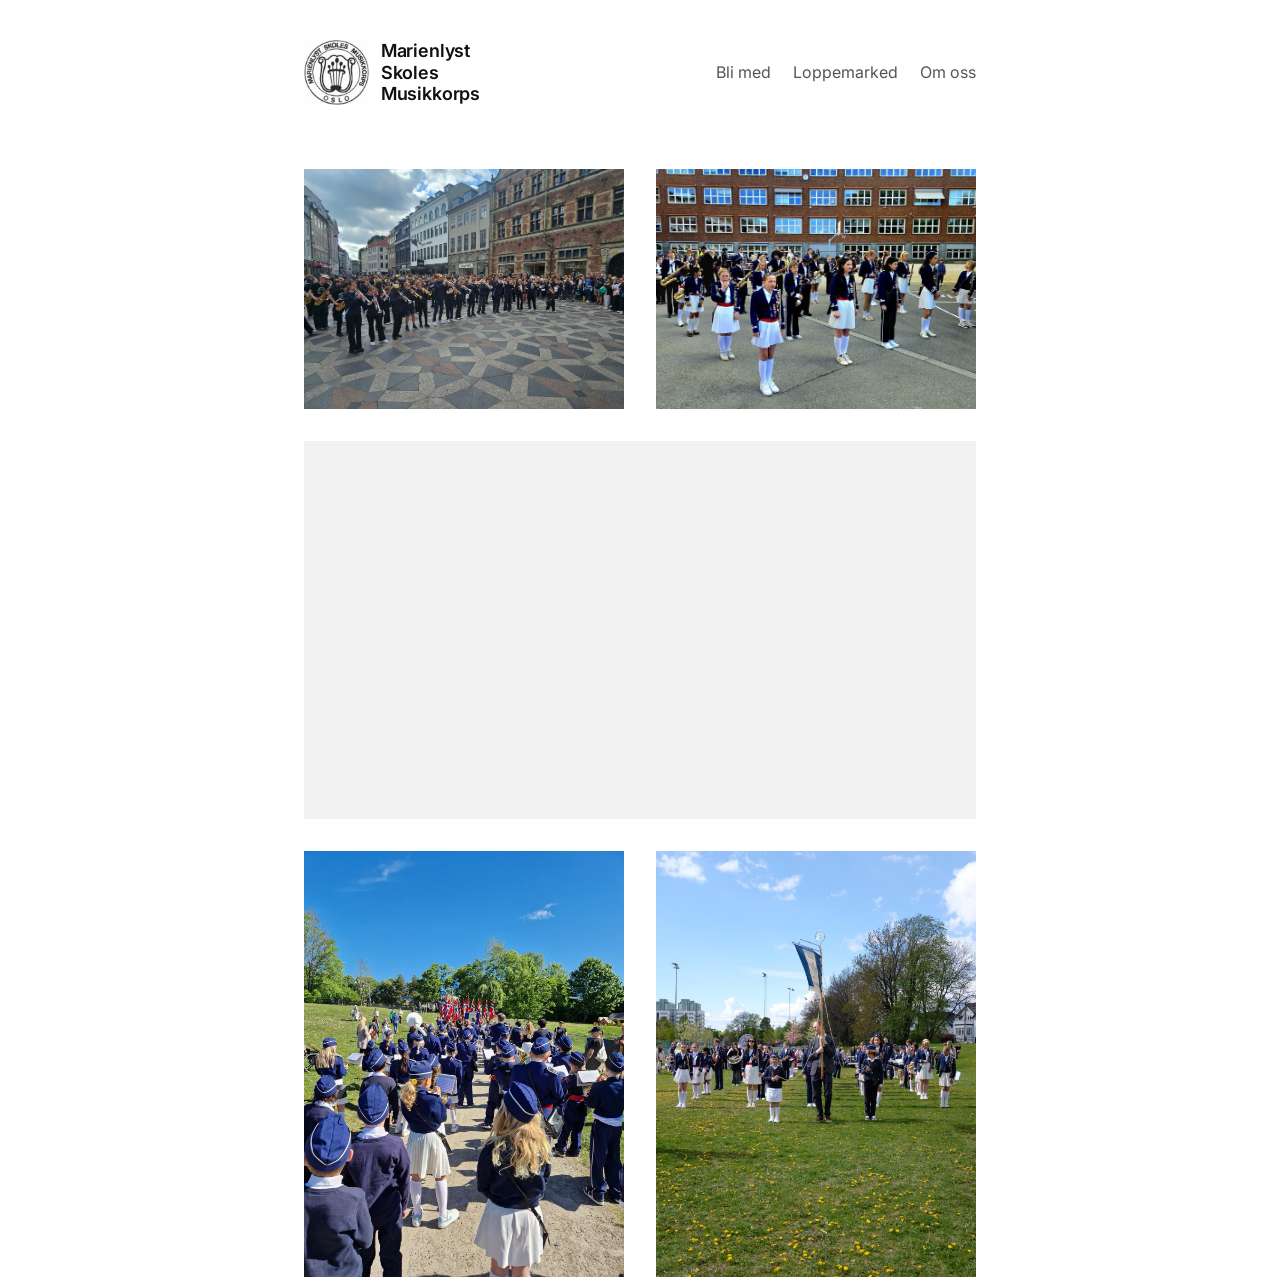
<file: index.html>
<!DOCTYPE html>
<html lang="en">
<head>
  <meta charset="UTF-8" />
  <meta name="viewport" content="width=device-width, initial-scale=1.0" />
  <title>Marienlyst Skoles Musikkorps</title>
  <link rel="preconnect" href="https://fonts.googleapis.com" />
  <link rel="preconnect" href="https://fonts.gstatic.com" crossorigin />
  <link href="https://fonts.googleapis.com/css2?family=Inter:wght@400;500;600&display=swap" rel="stylesheet" />
  <link rel="stylesheet" href="style.css" />
</head>
<body>
  <div class="wrap">
    <header>
      <nav class="nav">
        <a href="index.html" class="logo">
          <img src="assets/main_logo_bw.png" alt="" class="logo-mark" />
          <span class="logo-text">Marienlyst<br />Skoles<br />Musikkorps</span>
        </a>
        <button class="nav-toggle" aria-label="Meny" aria-controls="nav-links" aria-expanded="false">
          <span class="nav-toggle-bar"></span>
          <span class="nav-toggle-bar"></span>
          <span class="nav-toggle-bar"></span>
        </button>
        <div class="nav-links" id="nav-links">
          <a href="bli_med.html">Bli med</a>
          <a href="loppemarked.html">Loppemarked</a>
          <a href="om_oss.html">Om oss</a>
        </div>
      </nav>
    </header>

    <main>
      <div class="gallery">
        <figure class="visual" style="margin:0;">
          <img src="assets/20250625_164010.jpg" alt="Korpstur til København med Urra og Kjelsås 2025" />
          <figcaption class="caption">Korpstur til København med Urra og Kjelsås 2025</figcaption>
        </figure>

        <figure class="visual" style="margin:0;">
          <img src="assets/oppstilling.jpeg" alt="Skolegården 17. mai 2026" />
          <figcaption class="caption">Skolegården 17. mai 2026</figcaption>
        </figure>

        <figure class="visual video" style="margin:0;">
          <iframe
            src="https://www.youtube-nocookie.com/embed/e8KeN7Cq8y0"
            title="Marienlyst Skoles Musikkorps"
            allow="accelerometer; autoplay; clipboard-write; encrypted-media; gyroscope; picture-in-picture; web-share"
            referrerpolicy="strict-origin-when-cross-origin"
            loading="lazy"
            allowfullscreen
          ></iframe>
        </figure>

        <figure class="visual tall" style="margin:0;">
          <img src="assets/barnetog.jpeg" alt="Barnetog" />
          <figcaption class="caption">Barnetog mai 2026</figcaption>
        </figure>

        <figure class="visual tall" style="margin:0;">
          <img src="assets/barnetog2.jpeg" alt="Oppstilling" />
          <figcaption class="caption">Oppstilling</figcaption>
        </figure>
      </div>
    </main>
  </div>
  <script src="nav.js" defer></script>
</body>
</html>
</file>
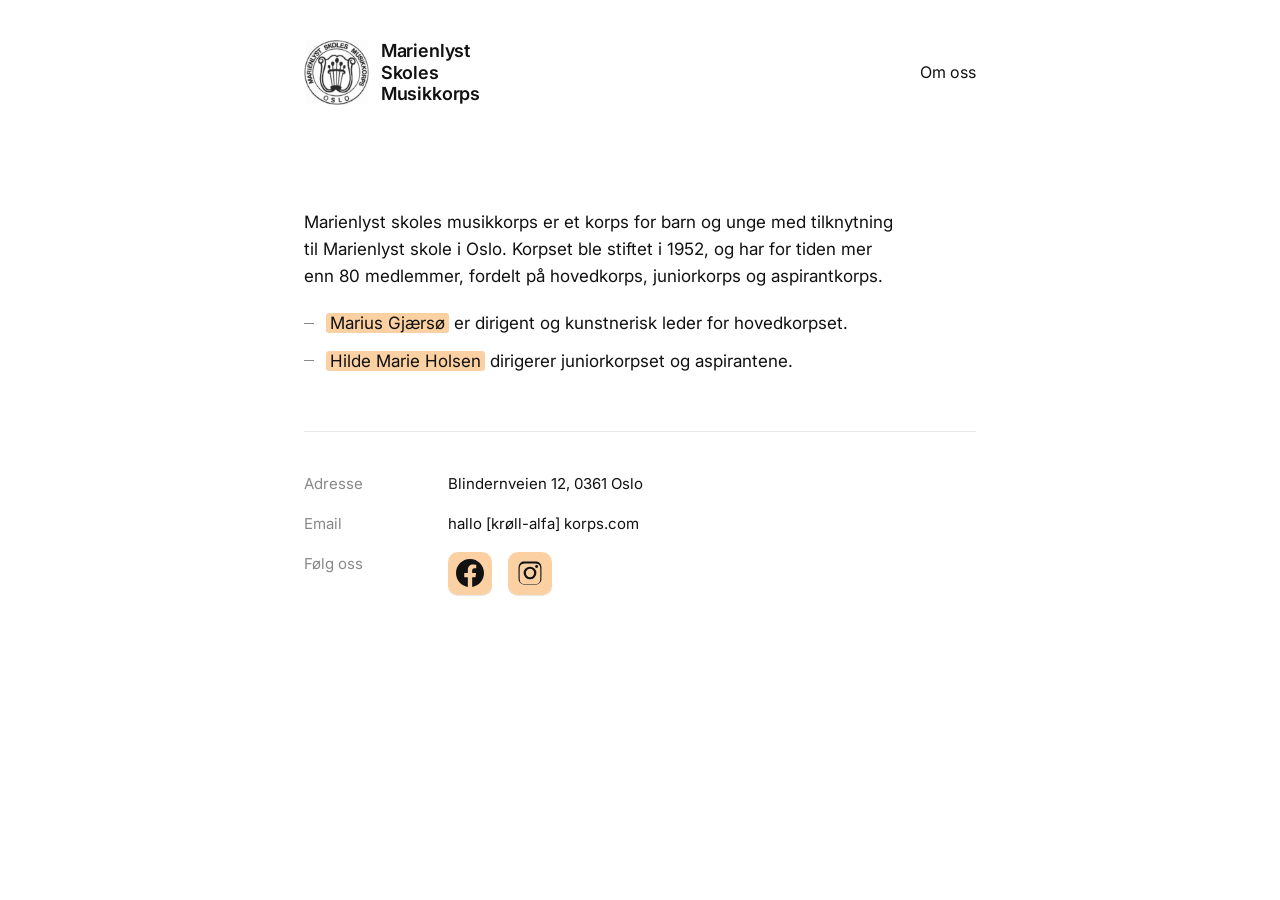
<file: about.html>
<!DOCTYPE html>
<html lang="en">
<head>
  <meta charset="UTF-8" />
  <meta name="viewport" content="width=device-width, initial-scale=1.0" />
  <title>Marienlyst Skoles Musikkorps — Om oss</title>
  <link rel="preconnect" href="https://fonts.googleapis.com" />
  <link rel="preconnect" href="https://fonts.gstatic.com" crossorigin />
  <link href="https://fonts.googleapis.com/css2?family=Inter:wght@400;500;600&display=swap" rel="stylesheet" />
  <link rel="stylesheet" href="style.css" />
</head>
<body>
  <div class="wrap">
    <header>
      <nav class="nav">
        <a href="index.html" class="logo">
          <img src="assets/main_logo_bw.png" alt="" class="logo-mark" />
          <span class="logo-text">Marienlyst<br />Skoles<br />Musikkorps</span>
        </a>
        <div class="nav-links">
          <a href="about.html" class="active">Om oss</a>
        </div>
      </nav>
    </header>

    <main>
      <div class="bio">
        <p>
          Marienlyst skoles musikkorps er et korps for barn og unge med
          tilknytning til Marienlyst skole i Oslo. Korpset ble stiftet i 1952,
          og har for tiden mer enn 80 medlemmer, fordelt på hovedkorps,
          juniorkorps og aspirantkorps.
        </p>

        <ul class="people">
          <li>
            <a href="https://www.mariusgjerso.com/" target="_blank" rel="noopener">Marius Gjærsø</a>
            er dirigent og kunstnerisk leder for hovedkorpset.
          </li>
          <li>
            <a href="https://www.hildeholsen.com" target="_blank" rel="noopener">Hilde Marie Holsen</a>
            dirigerer juniorkorpset og aspirantene.
          </li>
        </ul>
      </div>

      <section class="details">
        <div class="row">
          <div class="label">Adresse</div>
          <div class="value">Blindernveien 12, 0361 Oslo</div>
        </div>
        <div class="row">
          <div class="label">Email</div>
          <div class="value">hallo [krøll-alfa] korps.com</div>
        </div>
        <div class="row">
          <div class="label">Følg oss</div>
          <div class="value social">
            <a href="https://www.facebook.com/marienlystkorps" target="_blank" rel="noopener" aria-label="Facebook">
              <svg viewBox="0 0 24 24" width="24" height="24" fill="currentColor" aria-hidden="true">
                <path d="M24 12.07C24 5.4 18.63 0 12 0S0 5.4 0 12.07C0 18.1 4.39 23.1 10.13 24v-8.44H7.08v-3.49h3.05V9.41c0-3.02 1.79-4.69 4.53-4.69 1.31 0 2.68.24 2.68.24v2.97h-1.51c-1.49 0-1.96.93-1.96 1.89v2.25h3.33l-.53 3.49h-2.8V24C19.61 23.1 24 18.1 24 12.07Z"/>
              </svg>
            </a>
            <a href="https://www.instagram.com/marienlystskolesmusikkorps/" target="_blank" rel="noopener" aria-label="Instagram">
              <svg viewBox="0 0 24 24" width="24" height="24" fill="currentColor" aria-hidden="true">
                <path d="M12 2.16c3.2 0 3.58.01 4.85.07 1.17.05 1.8.25 2.23.41.56.22.96.48 1.38.9.42.42.68.82.9 1.38.16.42.36 1.06.41 2.23.06 1.27.07 1.65.07 4.85s-.01 3.58-.07 4.85c-.05 1.17-.25 1.8-.41 2.23-.22.56-.48.96-.9 1.38-.42.42-.82.68-1.38.9-.42.16-1.06.36-2.23.41-1.27.06-1.65.07-4.85.07s-3.58-.01-4.85-.07c-1.17-.05-1.8-.25-2.23-.41a3.7 3.7 0 0 1-1.38-.9 3.7 3.7 0 0 1-.9-1.38c-.16-.42-.36-1.06-.41-2.23C2.17 15.58 2.16 15.2 2.16 12s.01-3.58.07-4.85c.05-1.17.25-1.8.41-2.23.22-.56.48-.96.9-1.38.42-.42.82-.68 1.38-.9.42-.16 1.06-.36 2.23-.41C8.42 2.17 8.8 2.16 12 2.16Zm0 1.62c-3.15 0-3.52.01-4.76.07-.96.04-1.48.2-1.83.34-.46.18-.79.39-1.13.74-.35.34-.56.67-.74 1.13-.14.35-.3.87-.34 1.83-.06 1.24-.07 1.61-.07 4.76s.01 3.52.07 4.76c.04.96.2 1.48.34 1.83.18.46.39.79.74 1.13.34.35.67.56 1.13.74.35.14.87.3 1.83.34 1.24.06 1.61.07 4.76.07s3.52-.01 4.76-.07c.96-.04 1.48-.2 1.83-.34.46-.18.79-.39 1.13-.74.35-.34.56-.67.74-1.13.14-.35.3-.87.34-1.83.06-1.24.07-1.61.07-4.76s-.01-3.52-.07-4.76c-.04-.96-.2-1.48-.34-1.83a3.05 3.05 0 0 0-.74-1.13 3.05 3.05 0 0 0-1.13-.74c-.35-.14-.87-.3-1.83-.34-1.24-.06-1.61-.07-4.76-.07Zm0 2.76a5.46 5.46 0 1 1 0 10.92 5.46 5.46 0 0 1 0-10.92Zm0 9a3.54 3.54 0 1 0 0-7.08 3.54 3.54 0 0 0 0 7.08Zm6.95-9.22a1.28 1.28 0 1 1-2.55 0 1.28 1.28 0 0 1 2.55 0Z"/>
              </svg>
            </a>
          </div>
        </div>
      </section>
    </main>
  </div>
</body>
</html>
</file>
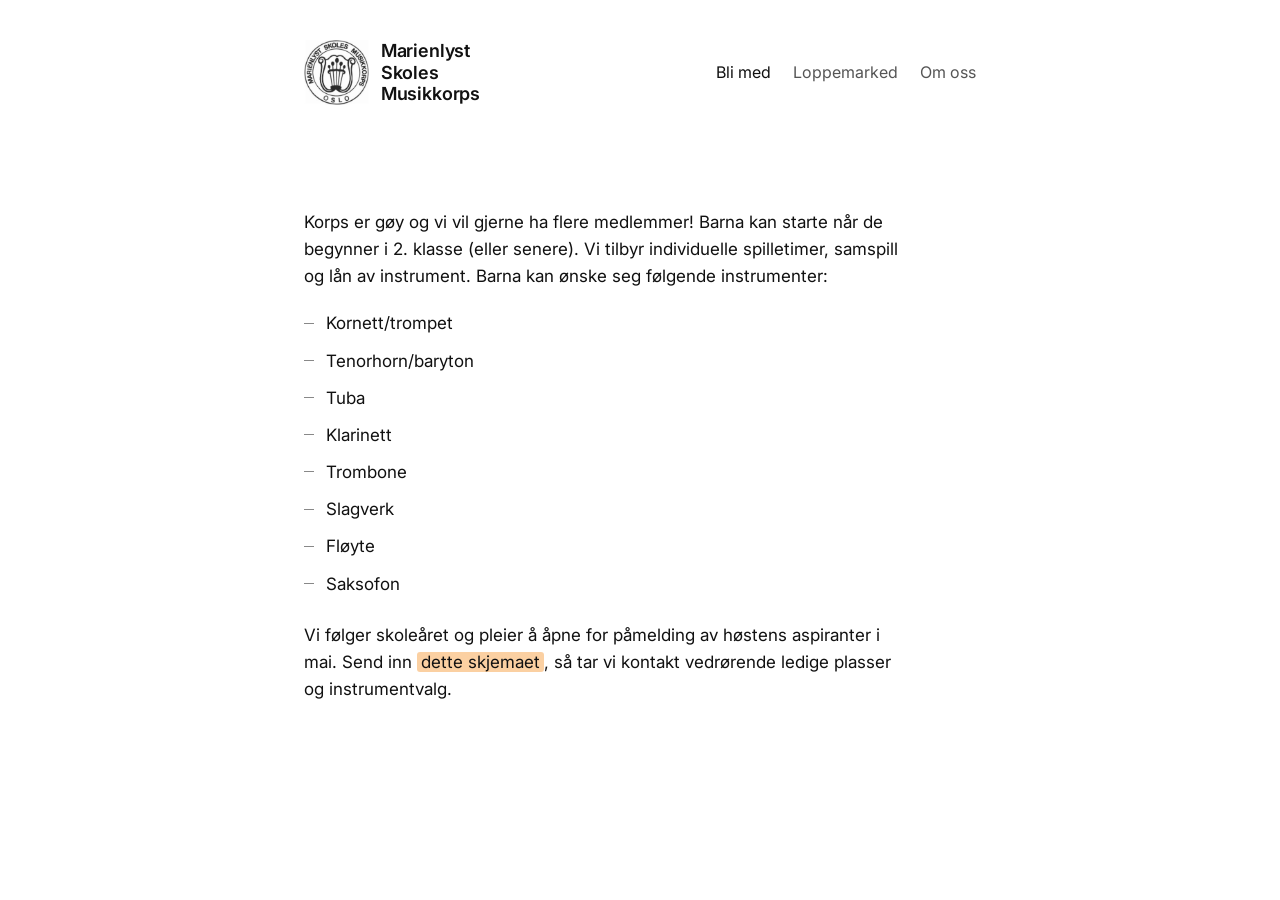
<file: bli_med.html>
<!DOCTYPE html>
<html lang="en">
<head>
  <meta charset="UTF-8" />
  <meta name="viewport" content="width=device-width, initial-scale=1.0" />
  <title>Marienlyst Skoles Musikkorps — Bli med</title>
  <link rel="preconnect" href="https://fonts.googleapis.com" />
  <link rel="preconnect" href="https://fonts.gstatic.com" crossorigin />
  <link href="https://fonts.googleapis.com/css2?family=Inter:wght@400;500;600&display=swap" rel="stylesheet" />
  <link rel="stylesheet" href="style.css" />
</head>
<body>
  <div class="wrap">
    <header>
      <nav class="nav">
        <a href="index.html" class="logo">
          <img src="assets/main_logo_bw.png" alt="" class="logo-mark" />
          <span class="logo-text">Marienlyst<br />Skoles<br />Musikkorps</span>
        </a>
        <button class="nav-toggle" aria-label="Meny" aria-controls="nav-links" aria-expanded="false">
          <span class="nav-toggle-bar"></span>
          <span class="nav-toggle-bar"></span>
          <span class="nav-toggle-bar"></span>
        </button>
        <div class="nav-links" id="nav-links">
          <a href="bli_med.html" class="active">Bli med</a>
          <a href="loppemarked.html">Loppemarked</a>
          <a href="om_oss.html">Om oss</a>
        </div>
      </nav>
    </header>

    <main>
      <div class="bio">
        <p>
          Korps er gøy og vi vil gjerne ha flere medlemmer! Barna kan starte når de
          begynner i 2. klasse (eller senere). Vi tilbyr individuelle spilletimer, samspill og lån av instrument. Barna kan ønske seg følgende instrumenter:
        </p>
        <ul class="instruments">
          <li>Kornett/trompet</li>
          <li>Tenorhorn/baryton</li>
          <li>Tuba</li>
          <li>Klarinett</li>
          <li>Trombone</li>
          <li>Slagverk</li>
          <li>Fløyte</li>
          <li>Saksofon</li>
        </ul>

        <p>
          Vi følger skoleåret og pleier å åpne for påmelding av høstens
          aspiranter i mai. Send inn
          <a href="https://docs.google.com/forms/d/e/1FAIpQLScbMTL47Ea4LDpCvJlKlQqv1aJAB0N_AFIByZk4PnTuXzCKkw/viewform" target="_blank" rel="noopener">dette skjemaet</a>,
          så tar vi kontakt vedrørende ledige plasser og instrumentvalg.
        </p>
      </div>
    </main>
  </div>
  <script src="nav.js" defer></script>
</body>
</html>
</file>
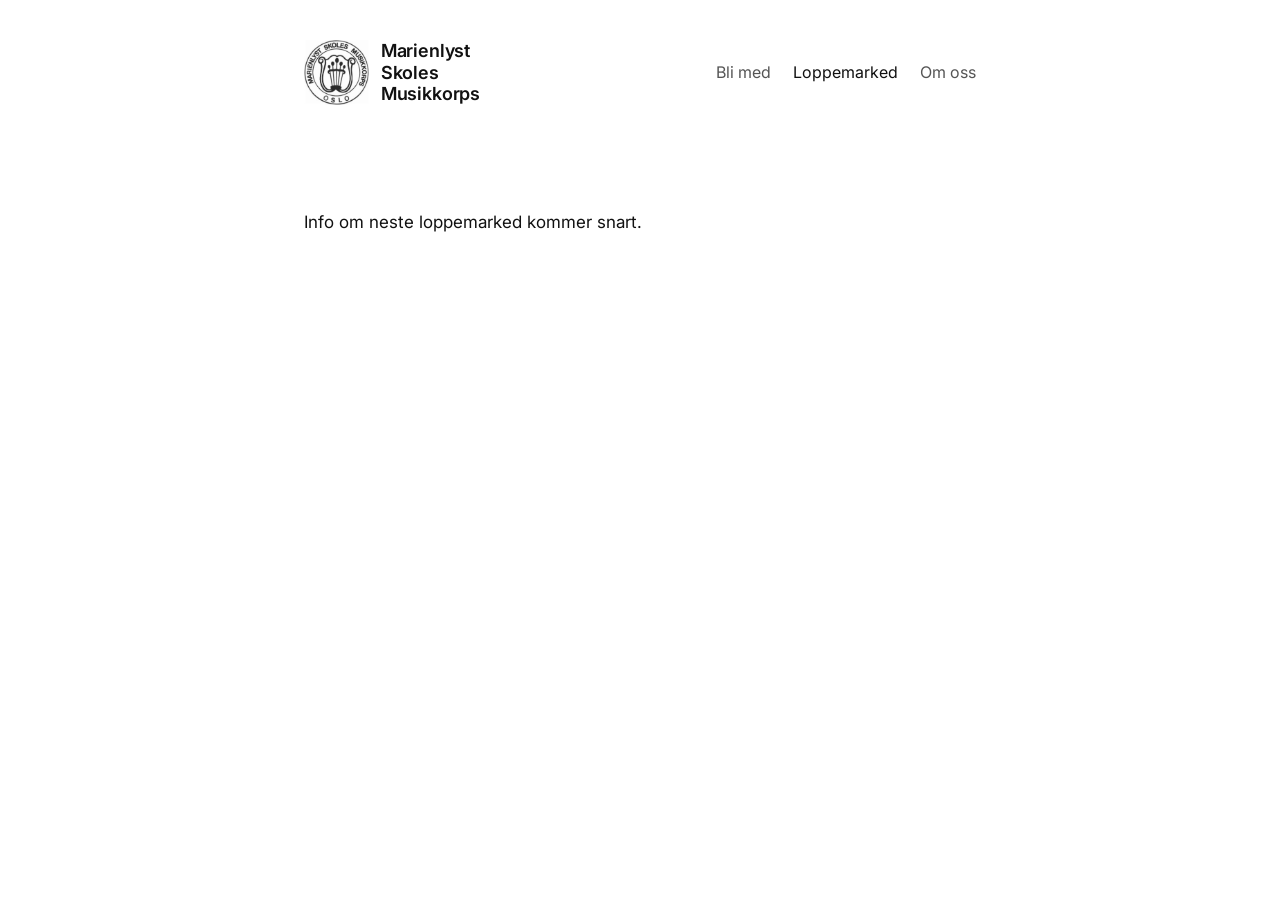
<file: loppemarked.html>
<!DOCTYPE html>
<html lang="en">
<head>
  <meta charset="UTF-8" />
  <meta name="viewport" content="width=device-width, initial-scale=1.0" />
  <title>Marienlyst Skoles Musikkorps — Loppemarked</title>
  <link rel="preconnect" href="https://fonts.googleapis.com" />
  <link rel="preconnect" href="https://fonts.gstatic.com" crossorigin />
  <link href="https://fonts.googleapis.com/css2?family=Inter:wght@400;500;600&display=swap" rel="stylesheet" />
  <link rel="stylesheet" href="style.css" />
</head>
<body>
  <div class="wrap">
    <header>
      <nav class="nav">
        <a href="index.html" class="logo">
          <img src="assets/main_logo_bw.png" alt="" class="logo-mark" />
          <span class="logo-text">Marienlyst<br />Skoles<br />Musikkorps</span>
        </a>
        <button class="nav-toggle" aria-label="Meny" aria-controls="nav-links" aria-expanded="false">
          <span class="nav-toggle-bar"></span>
          <span class="nav-toggle-bar"></span>
          <span class="nav-toggle-bar"></span>
        </button>
        <div class="nav-links" id="nav-links">
          <a href="bli_med.html">Bli med</a>
          <a href="loppemarked.html" class="active">Loppemarked</a>
          <a href="om_oss.html">Om oss</a>
        </div>
      </nav>
    </header>

    <main>
      <div class="bio">
        <p>Info om neste loppemarked kommer snart.</p>
      </div>
    </main>
  </div>
  <script src="nav.js" defer></script>
</body>
</html>
</file>
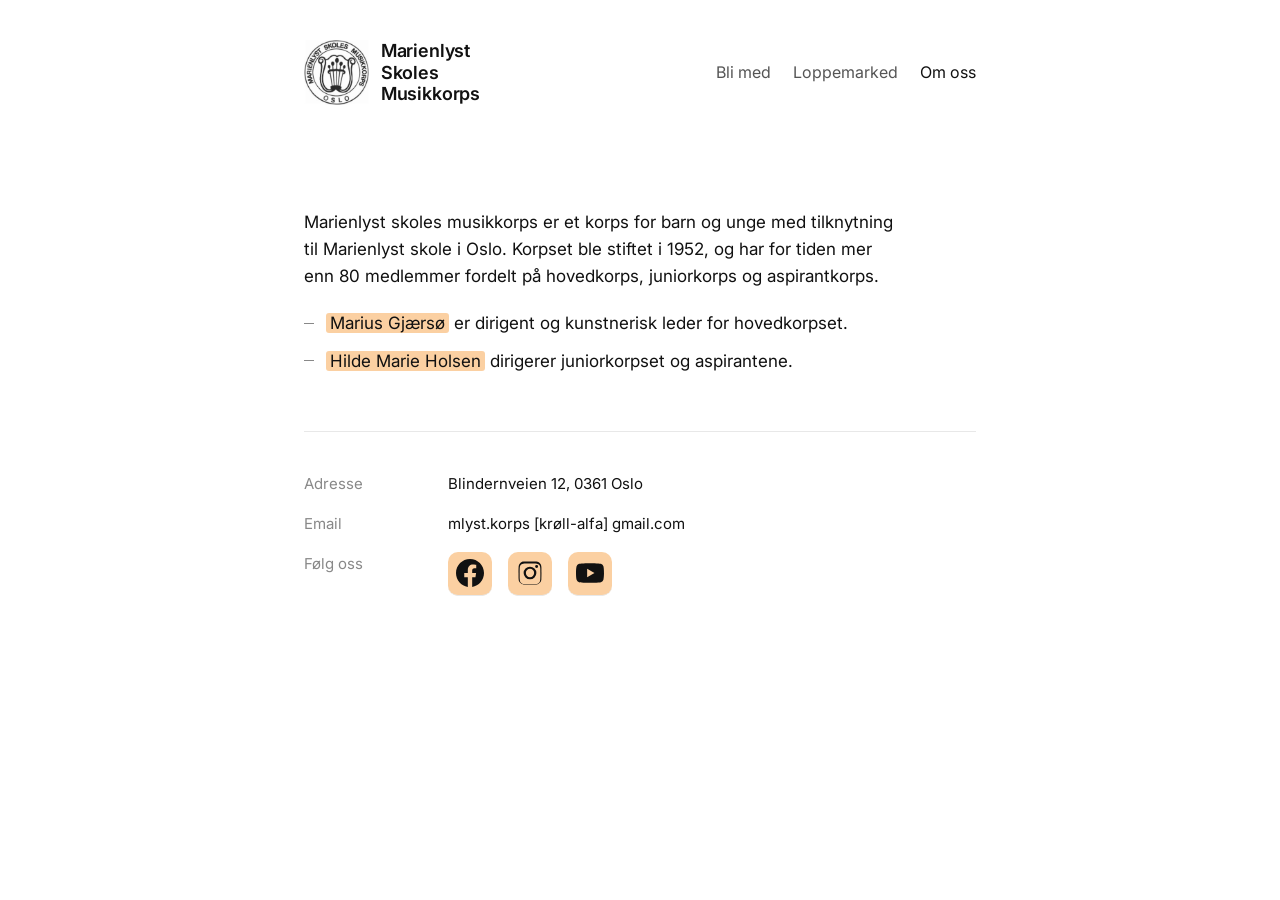
<file: om_oss.html>
<!DOCTYPE html>
<html lang="en">
<head>
  <meta charset="UTF-8" />
  <meta name="viewport" content="width=device-width, initial-scale=1.0" />
  <title>Marienlyst Skoles Musikkorps — Om oss</title>
  <link rel="preconnect" href="https://fonts.googleapis.com" />
  <link rel="preconnect" href="https://fonts.gstatic.com" crossorigin />
  <link href="https://fonts.googleapis.com/css2?family=Inter:wght@400;500;600&display=swap" rel="stylesheet" />
  <link rel="stylesheet" href="style.css" />
</head>
<body>
  <div class="wrap">
    <header>
      <nav class="nav">
        <a href="index.html" class="logo">
          <img src="assets/main_logo_bw.png" alt="" class="logo-mark" />
          <span class="logo-text">Marienlyst<br />Skoles<br />Musikkorps</span>
        </a>
        <button class="nav-toggle" aria-label="Meny" aria-controls="nav-links" aria-expanded="false">
          <span class="nav-toggle-bar"></span>
          <span class="nav-toggle-bar"></span>
          <span class="nav-toggle-bar"></span>
        </button>
        <div class="nav-links" id="nav-links">
          <a href="bli_med.html">Bli med</a>
          <a href="loppemarked.html">Loppemarked</a>
          <a href="om_oss.html" class="active">Om oss</a>
        </div>
      </nav>
    </header>

    <main>
      <div class="bio">
        <p>
          Marienlyst skoles musikkorps er et korps for barn og unge med
          tilknytning til Marienlyst skole i Oslo. Korpset ble stiftet i 1952,
          og har for tiden mer enn 80 medlemmer fordelt på hovedkorps,
          juniorkorps og aspirantkorps.
        </p>

        <ul class="people">
          <li>
            <a href="https://www.mariusgjerso.com/" target="_blank" rel="noopener">Marius Gjærsø</a>
            er dirigent og kunstnerisk leder for hovedkorpset.
          </li>
          <li>
            <a href="https://www.hildeholsen.com" target="_blank" rel="noopener">Hilde Marie Holsen</a>
            dirigerer juniorkorpset og aspirantene.
          </li>
        </ul>
      </div>

      <section class="details">
        <div class="row">
          <div class="label">Adresse</div>
          <div class="value">Blindernveien 12, 0361 Oslo</div>
        </div>
        <div class="row">
          <div class="label">Email</div>
          <div class="value">mlyst.korps [krøll-alfa] gmail.com</div>
        </div>
        <div class="row">
          <div class="label">Følg oss</div>
          <div class="value social">
            <a href="https://www.facebook.com/marienlystkorps" target="_blank" rel="noopener" aria-label="Facebook">
              <svg viewBox="0 0 24 24" width="24" height="24" fill="currentColor" aria-hidden="true">
                <path d="M24 12.07C24 5.4 18.63 0 12 0S0 5.4 0 12.07C0 18.1 4.39 23.1 10.13 24v-8.44H7.08v-3.49h3.05V9.41c0-3.02 1.79-4.69 4.53-4.69 1.31 0 2.68.24 2.68.24v2.97h-1.51c-1.49 0-1.96.93-1.96 1.89v2.25h3.33l-.53 3.49h-2.8V24C19.61 23.1 24 18.1 24 12.07Z"/>
              </svg>
            </a>
            <a href="https://www.instagram.com/marienlystskolesmusikkorps/" target="_blank" rel="noopener" aria-label="Instagram">
              <svg viewBox="0 0 24 24" width="24" height="24" fill="currentColor" aria-hidden="true">
                <path d="M12 2.16c3.2 0 3.58.01 4.85.07 1.17.05 1.8.25 2.23.41.56.22.96.48 1.38.9.42.42.68.82.9 1.38.16.42.36 1.06.41 2.23.06 1.27.07 1.65.07 4.85s-.01 3.58-.07 4.85c-.05 1.17-.25 1.8-.41 2.23-.22.56-.48.96-.9 1.38-.42.42-.82.68-1.38.9-.42.16-1.06.36-2.23.41-1.27.06-1.65.07-4.85.07s-3.58-.01-4.85-.07c-1.17-.05-1.8-.25-2.23-.41a3.7 3.7 0 0 1-1.38-.9 3.7 3.7 0 0 1-.9-1.38c-.16-.42-.36-1.06-.41-2.23C2.17 15.58 2.16 15.2 2.16 12s.01-3.58.07-4.85c.05-1.17.25-1.8.41-2.23.22-.56.48-.96.9-1.38.42-.42.82-.68 1.38-.9.42-.16 1.06-.36 2.23-.41C8.42 2.17 8.8 2.16 12 2.16Zm0 1.62c-3.15 0-3.52.01-4.76.07-.96.04-1.48.2-1.83.34-.46.18-.79.39-1.13.74-.35.34-.56.67-.74 1.13-.14.35-.3.87-.34 1.83-.06 1.24-.07 1.61-.07 4.76s.01 3.52.07 4.76c.04.96.2 1.48.34 1.83.18.46.39.79.74 1.13.34.35.67.56 1.13.74.35.14.87.3 1.83.34 1.24.06 1.61.07 4.76.07s3.52-.01 4.76-.07c.96-.04 1.48-.2 1.83-.34.46-.18.79-.39 1.13-.74.35-.34.56-.67.74-1.13.14-.35.3-.87.34-1.83.06-1.24.07-1.61.07-4.76s-.01-3.52-.07-4.76c-.04-.96-.2-1.48-.34-1.83a3.05 3.05 0 0 0-.74-1.13 3.05 3.05 0 0 0-1.13-.74c-.35-.14-.87-.3-1.83-.34-1.24-.06-1.61-.07-4.76-.07Zm0 2.76a5.46 5.46 0 1 1 0 10.92 5.46 5.46 0 0 1 0-10.92Zm0 9a3.54 3.54 0 1 0 0-7.08 3.54 3.54 0 0 0 0 7.08Zm6.95-9.22a1.28 1.28 0 1 1-2.55 0 1.28 1.28 0 0 1 2.55 0Z"/>
              </svg>
            </a>
            <a href="https://www.youtube.com/@marienlystskolesmusikkorps" target="_blank" rel="noopener" aria-label="YouTube">
              <svg viewBox="0 0 24 24" width="24" height="24" fill="currentColor" aria-hidden="true">
                <path d="M23.5 6.19a3.02 3.02 0 0 0-2.12-2.14C19.5 3.55 12 3.55 12 3.55s-7.5 0-9.38.5A3.02 3.02 0 0 0 .5 6.19C0 8.08 0 12 0 12s0 3.92.5 5.81a3.02 3.02 0 0 0 2.12 2.14c1.88.5 9.38.5 9.38.5s7.5 0 9.38-.5a3.02 3.02 0 0 0 2.12-2.14C24 15.92 24 12 24 12s0-3.92-.5-5.81ZM9.55 15.57V8.43L15.82 12l-6.27 3.57Z"/>
              </svg>
            </a>
          </div>
        </div>
      </section>
    </main>
  </div>
  <script src="nav.js" defer></script>
</body>
</html>
</file>
<file: style.css>
:root {
  --ink: #111111;
  --muted: #888888;
  --bg: #ffffff;
  --line: #e8e8e8;
  --maxw: 720px;
}

* { box-sizing: border-box; }

html { -webkit-text-size-adjust: 100%; }

body {
  margin: 0;
  background: var(--bg);
  color: var(--ink);
  font-family: "Inter", -apple-system, BlinkMacSystemFont, "Segoe UI", Helvetica, Arial, sans-serif;
  font-size: 17px;
  line-height: 1.6;
  font-weight: 400;
  -webkit-font-smoothing: antialiased;
  text-rendering: optimizeLegibility;
}

.wrap {
  max-width: var(--maxw);
  margin: 0 auto;
  padding: 0 24px;
}

/* ---- Header / nav ---- */
header {
  padding: 40px 0 0;
}

.nav {
  display: flex;
  align-items: center;
  justify-content: space-between;
  gap: 16px;
}

.logo {
  display: flex;
  align-items: center;
  gap: 12px;
  color: var(--ink);
  text-decoration: none;
}

.logo-text {
  font-weight: 600;
  font-size: 18px;
  line-height: 1.2;
  letter-spacing: -0.01em;
}

.logo-mark {
  /* span the full height of the three stacked words: font-size * line-height * 3 */
  width: calc(18px * 1.2 * 3);
  height: calc(18px * 1.2 * 3);
  object-fit: contain;
  flex: 0 0 auto;
}

.nav-links {
  display: flex;
  gap: 22px;
}

.nav-links a {
  color: #555555;
  text-decoration: none;
  font-size: 16px;
  transition: color 0.15s ease;
}

.nav-links a:hover,
.nav-links a.active {
  color: var(--ink);
}

.nav-toggle {
  display: none;
  flex-direction: column;
  justify-content: center;
  gap: 5px;
  width: 40px;
  height: 40px;
  padding: 0;
  border: 0;
  background: none;
  color: var(--ink);
  cursor: pointer;
}

.nav-toggle-bar {
  display: block;
  width: 22px;
  height: 2px;
  margin: 0 auto;
  background: currentColor;
}

/* Fold the nav into a hamburger dropdown on narrow screens */
@media (max-width: 600px) {
  .nav { flex-wrap: wrap; }
  .nav-toggle { display: flex; }
  .nav-links {
    flex-basis: 100%;
    flex-direction: column;
    gap: 0;
    display: none;
    margin-top: 12px;
    border-top: 1px solid var(--line);
  }
  .nav-links.open { display: flex; }
  .nav-links a {
    padding: 12px 0;
    font-size: 17px;
    border-bottom: 1px solid var(--line);
  }
}

/* ---- Main ---- */
main {
  padding: 64px 0 0;
}

h1 {
  font-size: 15px;
  font-weight: 500;
  letter-spacing: 0.02em;
  margin: 0 0 28px;
  color: var(--ink);
}

/* ---- Gallery (main page) ---- */
.gallery {
  display: flex;
  flex-direction: column;
  gap: 56px;
}

/* Two columns on desktop; the video spans the full width below the photos */
@media (min-width: 601px) {
  .gallery {
    display: grid;
    grid-template-columns: 1fr 1fr;
    gap: 32px;
  }
  .gallery .video {
    grid-column: 1 / -1;
  }
}

.visual {
  position: relative;
}

.visual img {
  width: 100%;
  display: block;
  background: #f2f2f2;
  aspect-ratio: 4 / 3;
  object-fit: cover;
}

/* Portrait tiles for upright photos */
.visual.tall img {
  aspect-ratio: 3 / 4;
}

/* Video tile: same full-width box and grey placeholder as photos,
   but 16/9 (video's natural ratio) and no hover caption. */
.visual.video {
  aspect-ratio: 16 / 9;
  background: #f2f2f2;
}

.visual.video iframe {
  width: 100%;
  height: 100%;
  display: block;
  border: 0;
}

.visual .caption {
  position: absolute;
  inset: 0;
  display: flex;
  align-items: center;
  justify-content: center;
  padding: 24px;
  text-align: center;
  background: rgba(167, 199, 231, 0.9);
  color: var(--ink);
  font-size: 18px;
  font-weight: 500;
  letter-spacing: 0.01em;
  opacity: 0;
  transition: opacity 0.2s ease;
}

.visual:hover .caption {
  opacity: 1;
}

/* Touch devices have no hover: show the title as a label below instead. */
@media (hover: none) {
  .visual .caption {
    position: static;
    opacity: 1;
    background: none;
    color: var(--muted);
    justify-content: flex-start;
    text-align: left;
    padding: 12px 0 0;
    font-size: 15px;
    font-weight: 400;
  }
}

/* ---- About page ---- */
.portrait {
  width: 100%;
  display: block;
  filter: grayscale(100%);
  background: #f2f2f2;
  aspect-ratio: 4 / 5;
  object-fit: cover;
}

.bio {
  margin: 40px 0 0;
}

.bio p {
  margin: 0 0 20px;
  max-width: 54ch;
}

.bio a {
  color: var(--ink);
  text-decoration: none;
  background: rgba(245, 152, 50, 0.45);
  padding: 0 4px;
  border-radius: 3px;
  transition: background 0.15s ease;
}

.bio a:hover {
  background: rgba(245, 152, 50, 0.85);
}

/* Hanging-dash lists (conductors, instruments) — minimal dash instead of default bullets */
.people,
.instruments {
  list-style: none;
  margin: 4px 0 24px;
  padding: 0;
}

.people li,
.instruments li {
  position: relative;
  padding-left: 22px;
  max-width: 54ch;
}

.people li + li,
.instruments li + li {
  margin-top: 10px;
}

.people li::before,
.instruments li::before {
  content: "";
  position: absolute;
  left: 0;
  top: 0.72em;
  width: 10px;
  height: 1px;
  background: var(--muted);
}

.details {
  margin: 56px 0 0;
  border-top: 1px solid var(--line);
  padding-top: 32px;
}

.row {
  display: flex;
  gap: 24px;
  padding: 8px 0;
}

.row .label {
  flex: 0 0 120px;
  color: var(--muted);
  font-size: 15px;
}

.row .value {
  color: var(--ink);
  font-size: 15px;
}

.row .value a {
  color: var(--ink);
  text-decoration: none;
  border-bottom: 1px solid var(--line);
  transition: border-color 0.15s ease;
}

.row .value a:hover {
  border-color: var(--ink);
}

.social {
  display: flex;
  align-items: center;
  gap: 16px;
}

.social a {
  display: inline-flex;
  align-items: center;
  justify-content: center;
  width: 44px;
  height: 44px;
  border-radius: 10px;
  background: rgba(245, 152, 50, 0.45);
  color: var(--ink);
  border-bottom: none;
  transition: background 0.15s ease;
}

.social svg {
  width: 28px;
  height: 28px;
}

.social a:hover {
  background: rgba(245, 152, 50, 0.85);
  color: var(--ink);
  border-bottom: none;
}

/* ---- Footer ---- */
footer {
  padding: 80px 0 48px;
  color: var(--muted);
  font-size: 14px;
}

/* ---- Responsive ---- */
@media (max-width: 540px) {
  body { font-size: 16px; }
  header { padding-top: 28px; }
  main { padding-top: 44px; }
  .logo-text { font-size: 15px; }
  .logo-mark { width: calc(15px * 1.2 * 3); height: calc(15px * 1.2 * 3); }
  .gallery { gap: 40px; }
  .row { flex-direction: column; gap: 2px; }
  .row .label { flex-basis: auto; }
}
</file>
